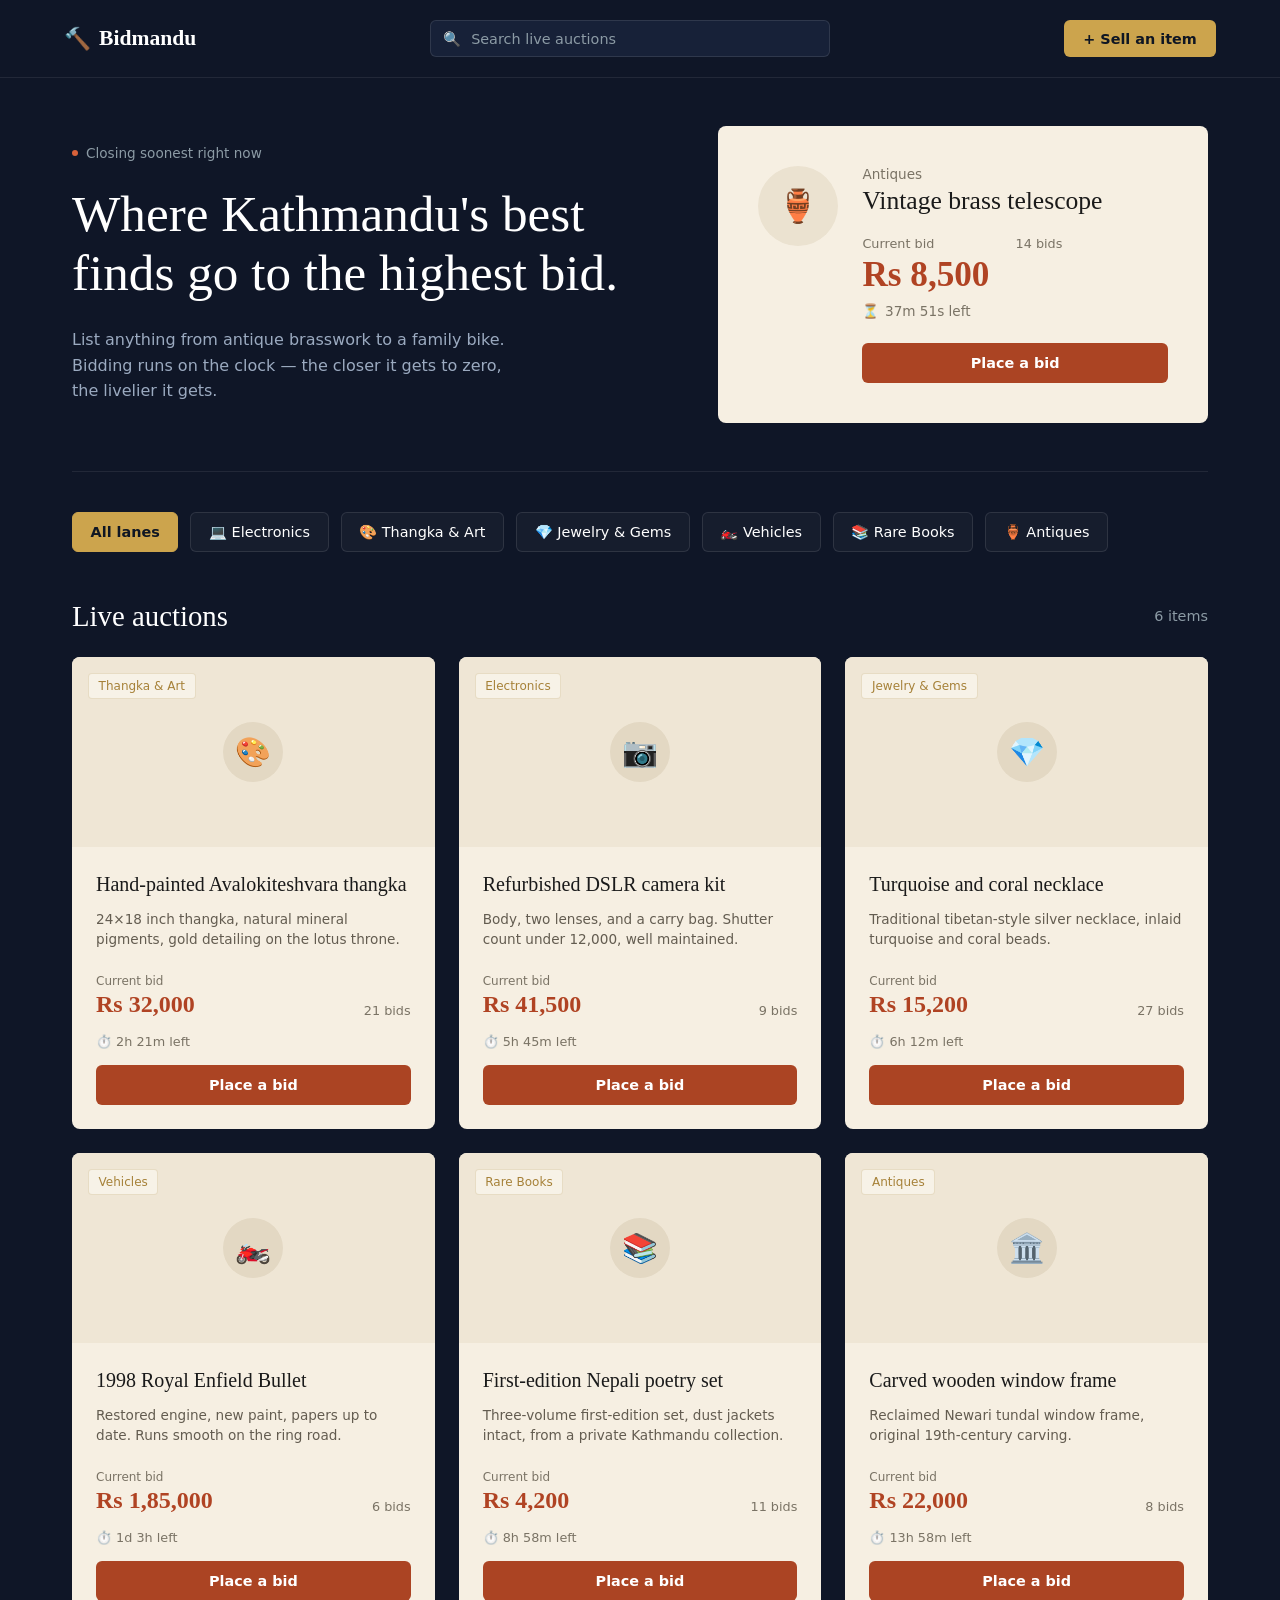
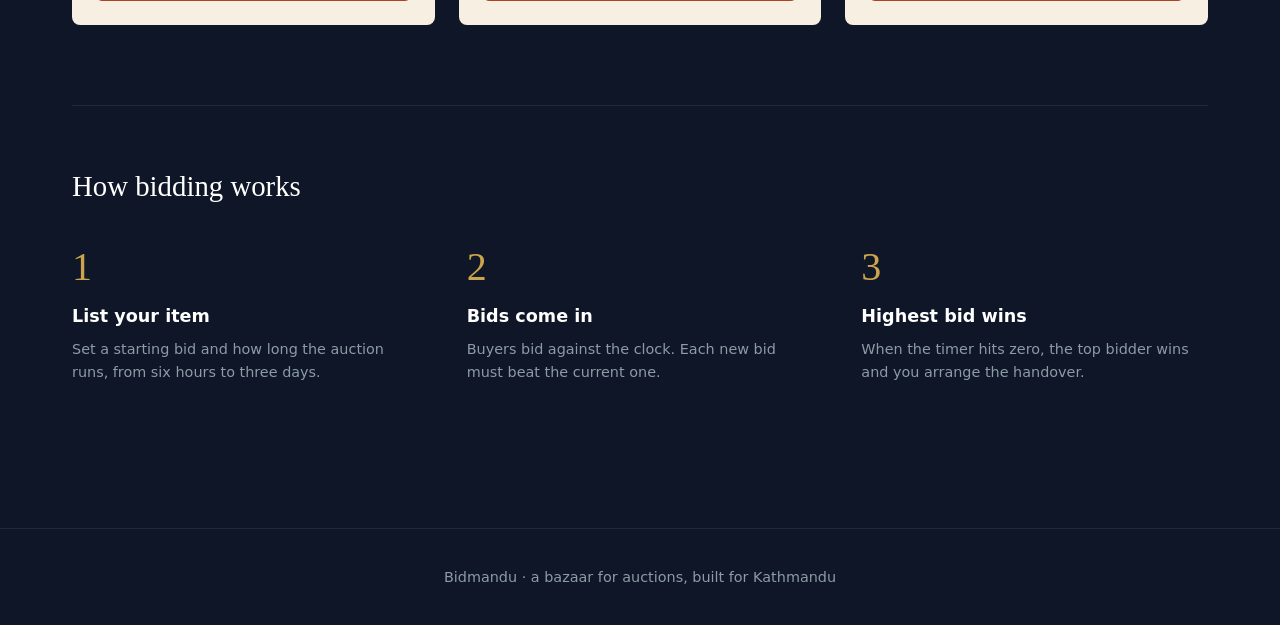
<file: index.html>
<!DOCTYPE html>
<html lang="en">
<head>
  <meta charset="UTF-8">
  <meta name="viewport" content="width=device-width, initial-scale=1.0">
  <title>Bidmandu - Live Auctions</title>
  <link rel="stylesheet" href="style.css">
</head>
<body>

  <!-- Header / Navbar -->
  <header>
    <div class="logo">
      <span class="icon">🔨</span>
      Bidmandu
    </div>

    <div class="search-bar">
      <span class="search-icon">🔍</span>
      <input type="text" placeholder="Search live auctions">
    </div>

    <button class="btn-sell">+ Sell an item</button>
  </header>

  <main>
    <!-- Hero Section -->
    <div class="hero-container">
      <div>
        <div class="badge">
          <span class="badge-dot"></span>
          Closing soonest right now
        </div>
        <h1 class="hero-title">Where Kathmandu's best finds go to the highest bid.</h1>
        <p class="hero-description">
          List anything from antique brasswork to a family bike. Bidding runs on the clock — the closer it gets to zero, the livelier it gets.
        </p>
      </div>

      <!-- Featured Hero Card -->
      <div class="hero-card">
        <div class="hero-card-icon">🏺</div>
        <div>
          <div class="card-category">Antiques</div>
          <h2 class="hero-card-title">Vintage brass telescope</h2>
          
          <div class="card-stats">
            <span>Current bid</span>
            <span>14 bids</span>
          </div>

          <div class="price-hero">Rs 8,500</div>

          <div class="timer">
            <span class="timer-icon">⏳</span>
            <span id="countdown">37m 52s left</span>
          </div>

          <button class="btn-bid">Place a bid</button>
        </div>
      </div>
    </div>

    <!-- Category Filters -->
    <div class="categories-bar">
      <button class="cat-btn active">All lanes</button>
      <button class="cat-btn">💻 Electronics</button>
      <button class="cat-btn">🎨 Thangka & Art</button>
      <button class="cat-btn">💎 Jewelry & Gems</button>
      <button class="cat-btn">🏍️ Vehicles</button>
      <button class="cat-btn">📚 Rare Books</button>
      <button class="cat-btn">🏺 Antiques</button>
    </div>

    <!-- Live Auctions Header -->
    <div class="section-header">
      <h2 class="section-title">Live auctions</h2>
      <span class="items-count">6 items</span>
    </div>

    <!-- Live Auctions Grid -->
    <div class="auction-grid">
      <!-- Item 1 -->
      <div class="auction-card" data-category="Thangka & Art">
        <div class="card-top">
          <span class="tag">Thangka & Art</span>
          <div class="card-center-icon">🎨</div>
        </div>
        <div class="card-body">
          <h3 class="item-title">Hand-painted Avalokiteshvara thangka</h3>
          <p class="item-description">24×18 inch thangka, natural mineral pigments, gold detailing on the lotus throne.</p>
          <div class="card-footer">
            <div>
              <div class="bid-meta">Current bid</div>
              <div class="item-price">Rs 32,000</div>
            </div>
            <div class="bids-count">21 bids</div>
          </div>
          <div class="card-timer">
            <span>⏱️ 2h 21m left</span>
          </div>
          <button class="btn-bid">Place a bid</button>
        </div>
      </div>

      <!-- Item 2 -->
      <div class="auction-card" data-category="Electronics">
        <div class="card-top">
          <span class="tag">Electronics</span>
          <div class="card-center-icon">📷</div>
        </div>
        <div class="card-body">
          <h3 class="item-title">Refurbished DSLR camera kit</h3>
          <p class="item-description">Body, two lenses, and a carry bag. Shutter count under 12,000, well maintained.</p>
          <div class="card-footer">
            <div>
              <div class="bid-meta">Current bid</div>
              <div class="item-price">Rs 41,500</div>
            </div>
            <div class="bids-count">9 bids</div>
          </div>
          <div class="card-timer">
            <span>⏱️ 5h 45m left</span>
          </div>
          <button class="btn-bid">Place a bid</button>
        </div>
      </div>

      <!-- Item 3 -->
      <div class="auction-card" data-category="Jewelry & Gems">
        <div class="card-top">
          <span class="tag">Jewelry & Gems</span>
          <div class="card-center-icon">💎</div>
        </div>
        <div class="card-body">
          <h3 class="item-title">Turquoise and coral necklace</h3>
          <p class="item-description">Traditional tibetan-style silver necklace, inlaid turquoise and coral beads.</p>
          <div class="card-footer">
            <div>
              <div class="bid-meta">Current bid</div>
              <div class="item-price">Rs 15,200</div>
            </div>
            <div class="bids-count">27 bids</div>
          </div>
          <div class="card-timer">
            <span>⏱️ 6h 12m left</span>
          </div>
          <button class="btn-bid">Place a bid</button>
        </div>
      </div>

      <!-- Item 4 -->
      <div class="auction-card" data-category="Vehicles">
        <div class="card-top">
          <span class="tag">Vehicles</span>
          <div class="card-center-icon">🏍️</div>
        </div>
        <div class="card-body">
          <h3 class="item-title">1998 Royal Enfield Bullet</h3>
          <p class="item-description">Restored engine, new paint, papers up to date. Runs smooth on the ring road.</p>
          <div class="card-footer">
            <div>
              <div class="bid-meta">Current bid</div>
              <div class="item-price">Rs 1,85,000</div>
            </div>
            <div class="bids-count">6 bids</div>
          </div>
          <div class="card-timer">
            <span>⏱️ 1d 3h left</span>
          </div>
          <button class="btn-bid">Place a bid</button>
        </div>
      </div>

      <!-- Item 5 -->
      <div class="auction-card" data-category="Rare Books">
        <div class="card-top">
          <span class="tag">Rare Books</span>
          <div class="card-center-icon">📚</div>
        </div>
        <div class="card-body">
          <h3 class="item-title">First-edition Nepali poetry set</h3>
          <p class="item-description">Three-volume first-edition set, dust jackets intact, from a private Kathmandu collection.</p>
          <div class="card-footer">
            <div>
              <div class="bid-meta">Current bid</div>
              <div class="item-price">Rs 4,200</div>
            </div>
            <div class="bids-count">11 bids</div>
          </div>
          <div class="card-timer">
            <span>⏱️ 8h 58m left</span>
          </div>
          <button class="btn-bid">Place a bid</button>
        </div>
      </div>

      <!-- Item 6 -->
      <div class="auction-card" data-category="Antiques">
        <div class="card-top">
          <span class="tag">Antiques</span>
          <div class="card-center-icon">🏛️</div>
        </div>
        <div class="card-body">
          <h3 class="item-title">Carved wooden window frame</h3>
          <p class="item-description">Reclaimed Newari tundal window frame, original 19th-century carving.</p>
          <div class="card-footer">
            <div>
              <div class="bid-meta">Current bid</div>
              <div class="item-price">Rs 22,000</div>
            </div>
            <div class="bids-count">8 bids</div>
          </div>
          <div class="card-timer">
            <span>⏱️ 13h 58m left</span>
          </div>
          <button class="btn-bid">Place a bid</button>
        </div>
      </div>
    </div>

    <!-- How Bidding Works Section -->
    <section class="how-it-works">
      <h2 class="section-title">How bidding works</h2>
      <div class="steps-grid">
        <div class="step">
          <div class="step-num">1</div>
          <h3 class="step-title">List your item</h3>
          <p class="step-desc">Set a starting bid and how long the auction runs, from six hours to three days.</p>
        </div>
        <div class="step">
          <div class="step-num">2</div>
          <h3 class="step-title">Bids come in</h3>
          <p class="step-desc">Buyers bid against the clock. Each new bid must beat the current one.</p>
        </div>
        <div class="step">
          <div class="step-num">3</div>
          <h3 class="step-title">Highest bid wins</h3>
          <p class="step-desc">When the timer hits zero, the top bidder wins and you arrange the handover.</p>
        </div>
      </div>
    </section>
  </main>

  <!-- Footer -->
  <footer>
    Bidmandu · a bazaar for auctions, built for Kathmandu
  </footer>

  <script src="script.js"></script>
</body>
</html>
</file>
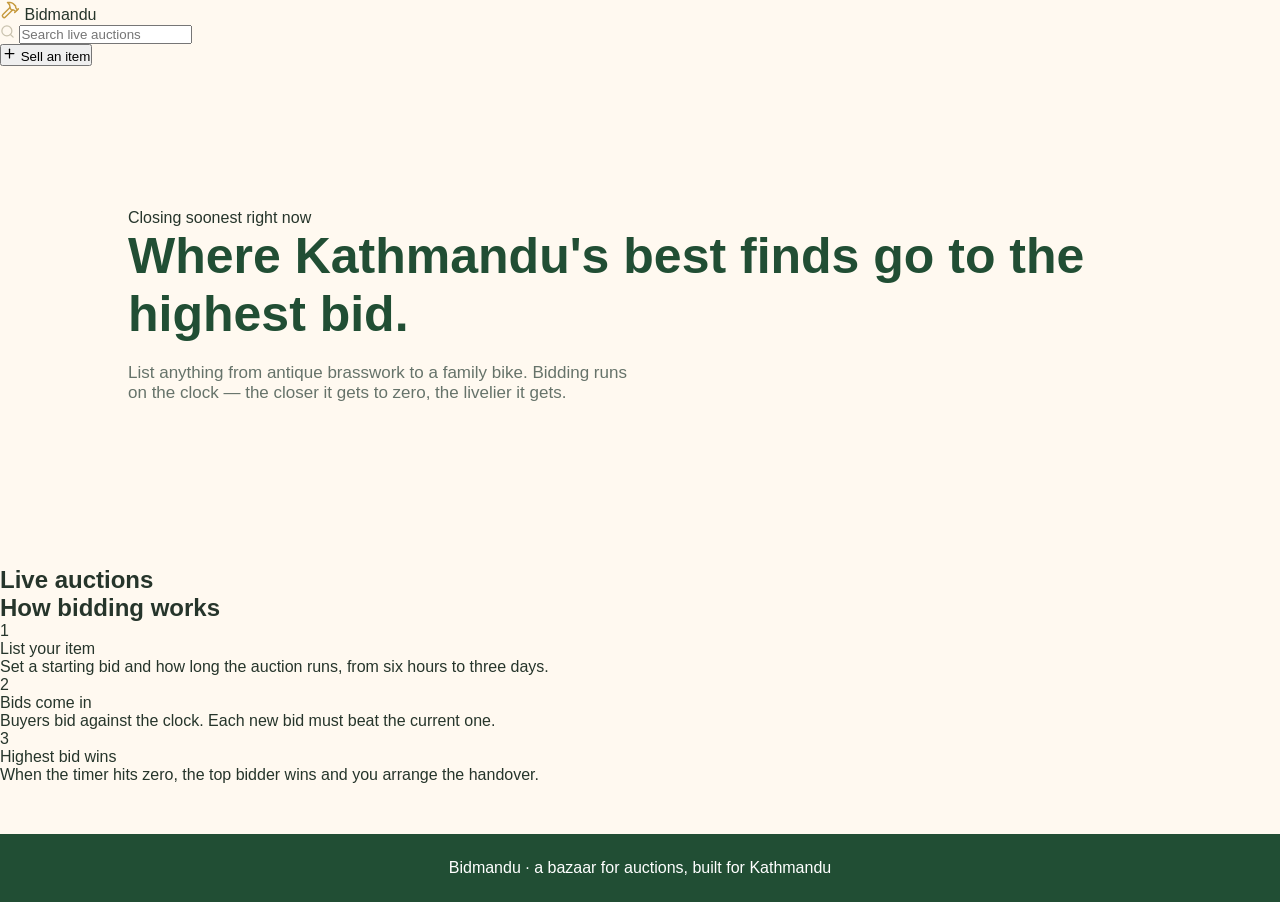
<file: week2/index.html>
<!DOCTYPE html>
<html lang="en">
<head>
<meta charset="UTF-8" />
<meta name="viewport" content="width=device-width, initial-scale=1.0" />
<title>Bidmandu — bid on Kathmandu's best finds</title>
<link rel="stylesheet" href="style.css" />
<link rel="preconnect" href="https://fonts.googleapis.com" />
<link href="https://fonts.googleapis.com/css2?family=Fraunces:ital,wght@0,400;0,600;1,500&family=Inter:wght@400;500;600;700&display=swap" rel="stylesheet" />
</head>
<body>

  <header class="nav">
    <div class="brand">
      <svg width="20" height="20" viewBox="0 0 24 24" fill="none" stroke="#C69A3E" stroke-width="1.75" stroke-linecap="round" stroke-linejoin="round"><path d="m15 12-8.5 8.5a2.12 2.12 0 1 1-3-3L12 9"/><path d="M17.64 15 22 10.64"/><path d="m20.91 11.7-1.25-1.25c-.6-.6-.93-1.4-.93-2.25v-.86L16.01 4.6a5.56 5.56 0 0 0-3.94-1.64H9l.92.82A6.18 6.18 0 0 1 12 8.4v1.56l2 2h2.47l2.26 1.91"/></svg>
      <span>Bidmandu</span>
    </div>

    <div class="search-box hide-mobile">
      <svg width="15" height="15" viewBox="0 0 24 24" fill="none" stroke="#C9C2AE" stroke-width="2" stroke-linecap="round" stroke-linejoin="round"><circle cx="11" cy="11" r="8"/><path d="m21 21-4.3-4.3"/></svg>
      <input id="searchInput" type="text" placeholder="Search live auctions" />
    </div>

    <button class="btn-brass" id="openSellBtn">
      <svg width="15" height="15" viewBox="0 0 24 24" fill="none" stroke="currentColor" stroke-width="2" stroke-linecap="round" stroke-linejoin="round"><path d="M5 12h14"/><path d="M12 5v14"/></svg>
      Sell an item
    </button>
  </header>

  <main>
    <!-- HERO -->
    <section class="hero">
      <div class="hero-copy">
        <div class="eyebrow-row">
          <span class="dot"></span>
          <span>Closing soonest right now</span>
        </div>
        <h1>Where Kathmandu's best finds go to the highest bid.</h1>
        <p>List anything from antique brasswork to a family bike. Bidding runs on the clock —
          the closer it gets to zero, the livelier it gets.</p>
      </div>

      <div class="hero-card" id="featuredCard">
        <!-- filled by script.js -->
      </div>
    </section>

    <!-- CATEGORY RAIL -->
    <section class="category-rail" id="categoryRail">
      <!-- filled by script.js -->
    </section>

    <!-- GRID -->
    <section class="grid-section">
      <div class="grid-heading">
        <h2>Live auctions</h2>
        <span id="itemCount" class="muted"></span>
      </div>
      <div class="items-grid" id="itemsGrid">
        <!-- filled by script.js -->
      </div>
      <div class="empty-state" id="emptyState" hidden>
        Nothing matches that search. Try another category, or list your own item.
      </div>
    </section>

    <!-- HOW IT WORKS -->
    <section class="how-it-works">
      <h2>How bidding works</h2>
      <div class="steps-grid">
        <div class="step">
          <div class="step-number">1</div>
          <div class="step-title">List your item</div>
          <div class="step-desc">Set a starting bid and how long the auction runs, from six hours to three days.</div>
        </div>
        <div class="step">
          <div class="step-number">2</div>
          <div class="step-title">Bids come in</div>
          <div class="step-desc">Buyers bid against the clock. Each new bid must beat the current one.</div>
        </div>
        <div class="step">
          <div class="step-number">3</div>
          <div class="step-title">Highest bid wins</div>
          <div class="step-desc">When the timer hits zero, the top bidder wins and you arrange the handover.</div>
        </div>
      </div>
    </section>
  </main>

  <footer class="site-footer">
    Bidmandu · a bazaar for auctions, built for Kathmandu
  </footer>

  <!-- BID MODAL -->
  <div class="overlay" id="bidOverlay" hidden>
    <div class="modal">
      <div class="modal-head">
        <h3>Place a bid</h3>
        <button class="icon-btn" id="closeBidModal">&times;</button>
      </div>
      <p class="modal-item-title" id="bidItemTitle"></p>
      <p class="modal-item-meta" id="bidItemMeta"></p>
      <label class="field-label">Your bid (NPR)</label>
      <input type="number" id="bidInput" class="field-input" />
      <div class="field-error" id="bidError"></div>
      <button class="btn-primary" id="confirmBidBtn">Confirm bid</button>
    </div>
  </div>

  <!-- SELL MODAL -->
  <div class="overlay" id="sellOverlay" hidden>
    <div class="modal">
      <div class="modal-head">
        <h3>List an item</h3>
        <button class="icon-btn" id="closeSellModal">&times;</button>
      </div>

      <label class="field-label">Title</label>
      <input type="text" id="sellTitle" class="field-input" placeholder="e.g. Copper water jug, hand-hammered" />

      <div class="field-row">
        <div class="field-col">
          <label class="field-label">Category</label>
          <select id="sellCategory" class="field-input"></select>
        </div>
        <div class="field-col">
          <label class="field-label">Runs for</label>
          <select id="sellDuration" class="field-input">
            <option value="6">6 hours</option>
            <option value="24" selected>24 hours</option>
            <option value="48">2 days</option>
            <option value="72">3 days</option>
          </select>
        </div>
      </div>

      <label class="field-label">Starting bid (NPR)</label>
      <input type="number" id="sellStartingBid" class="field-input" placeholder="1000" />

      <label class="field-label">Description</label>
      <textarea id="sellDescription" class="field-input" rows="3" placeholder="Condition, age, and anything a bidder should know."></textarea>

      <div class="field-error" id="sellError"></div>
      <button class="btn-primary" id="confirmSellBtn">List for bidding</button>
    </div>
  </div>

  <!-- TOAST -->
  <div class="toast" id="toast" hidden></div>

  <script src="script.js"></script>
</body>
</html>
</file>
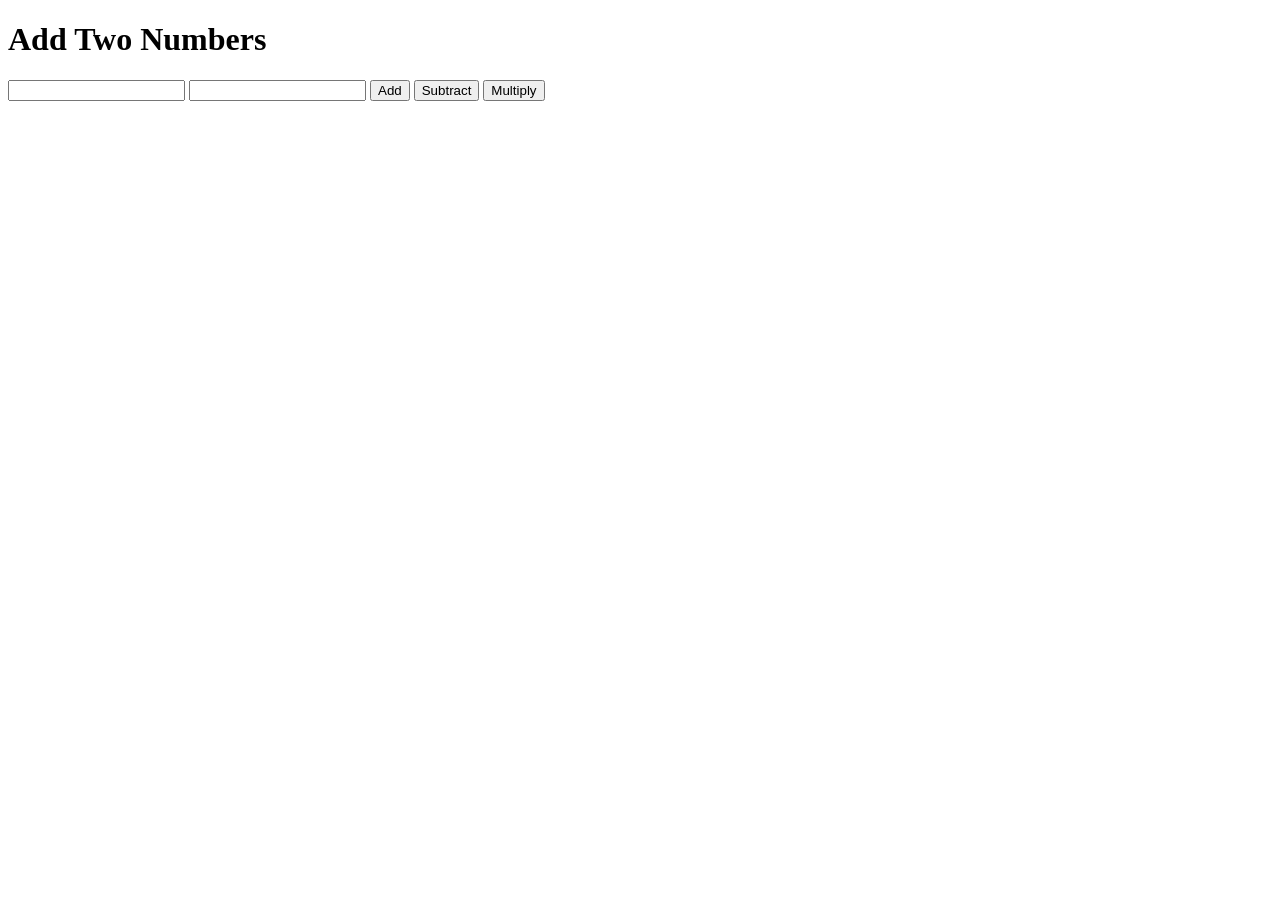
<file: wk2.html>
<!DOCTYPE html>
<html>
<head>
    <title>Addition</title>
</head>
<body>

    <h1>Add Two Numbers</h1>

    <input type="number" id="number1">
    <input type="number" id="number2">

    <button id="addButton" onclick="sum()">Add</button>
    <button id="subtractButton" onclick="subtract()">Subtract</button>
    <button id="multiplyButton" onclick="multiply()">Multiply</button>
    <p id="result"></p>
    <script src="script.js"></script>
</body>
</html>
</file>
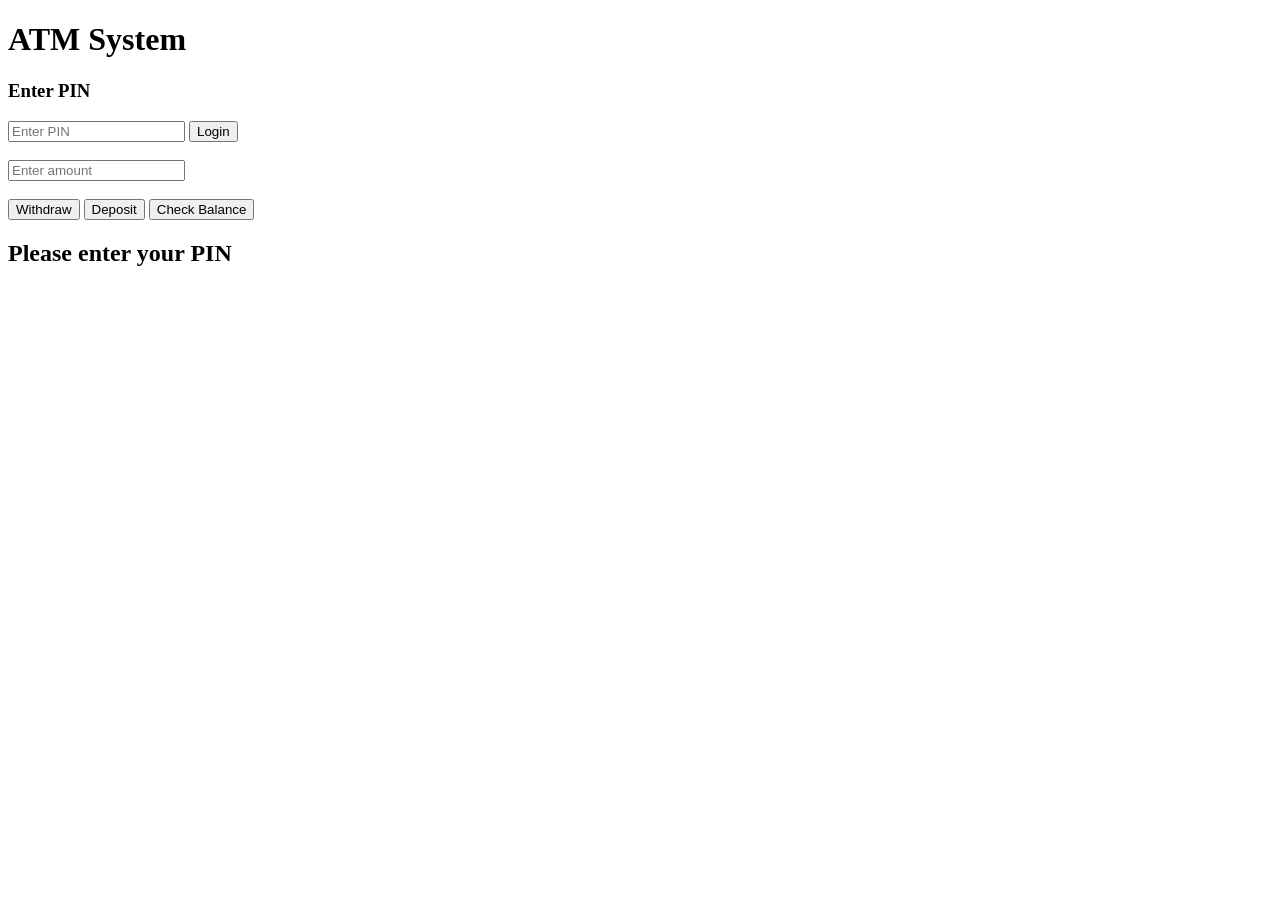
<file: week2/ATM.html>
<!DOCTYPE html>
<html lang="en">
<head>
    <meta charset="UTF-8">
    <meta name="viewport" content="width=device-width, initial-scale=1.0">
    <title>ATM System</title>
</head>
<body>

    <h1>ATM System</h1>

    <h3>Enter PIN</h3>

    <input type="password" id="pin" placeholder="Enter PIN">
    <button onclick="atm('login')">Login</button>

    <br><br>

    <input type="number" id="amount" placeholder="Enter amount">

    <br><br>

    <button onclick="atm('withdraw')">Withdraw</button>
    <button onclick="atm('deposit')">Deposit</button>
    <button onclick="atm('balance')">Check Balance</button>

    <h2 id="screen">Please enter your PIN</h2>

    <script src="ATM.js"></script>

</body>
</html>
</file>
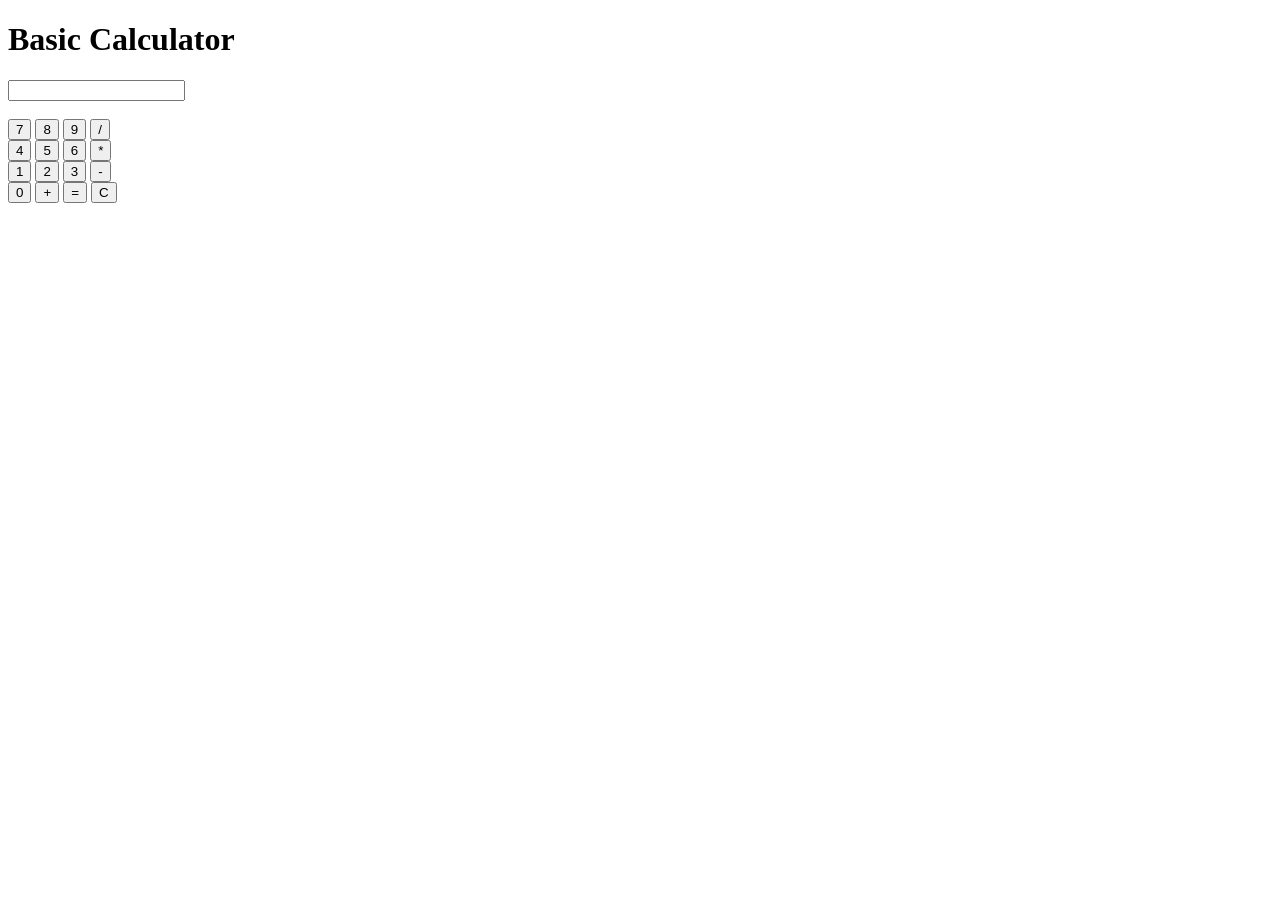
<file: week2/calc.html>
<!DOCTYPE html>
<html lang="en">
<head>
    <meta charset="UTF-8">
    <meta name="viewport" content="width=device-width, initial-scale=1.0">
    <title>Calculator</title>
</head>
<body>
    <h1>Basic Calculator</h1>

    <input type="text" id="display" readonly>

    <br><br>

    <button onclick="calculate('7')">7</button>
    <button onclick="calculate('8')">8</button>
    <button onclick="calculate('9')">9</button>
    <button onclick="calculate('/')">/</button>

    <br>

    <button onclick="calculate('4')">4</button>
    <button onclick="calculate('5')">5</button>
    <button onclick="calculate('6')">6</button>
    <button onclick="calculate('*')">*</button>

    <br>

    <button onclick="calculate('1')">1</button>
    <button onclick="calculate('2')">2</button>
    <button onclick="calculate('3')">3</button>
    <button onclick="calculate('-')">-</button>

    <br>

    <button onclick="calculate('0')">0</button>
    <button onclick="calculate('+')">+</button>
    <button onclick="calculate('=')">=</button>
    <button onclick="calculate('C')">C</button>

    <script src="calc.js"></script>

</body>
</html>
</file>
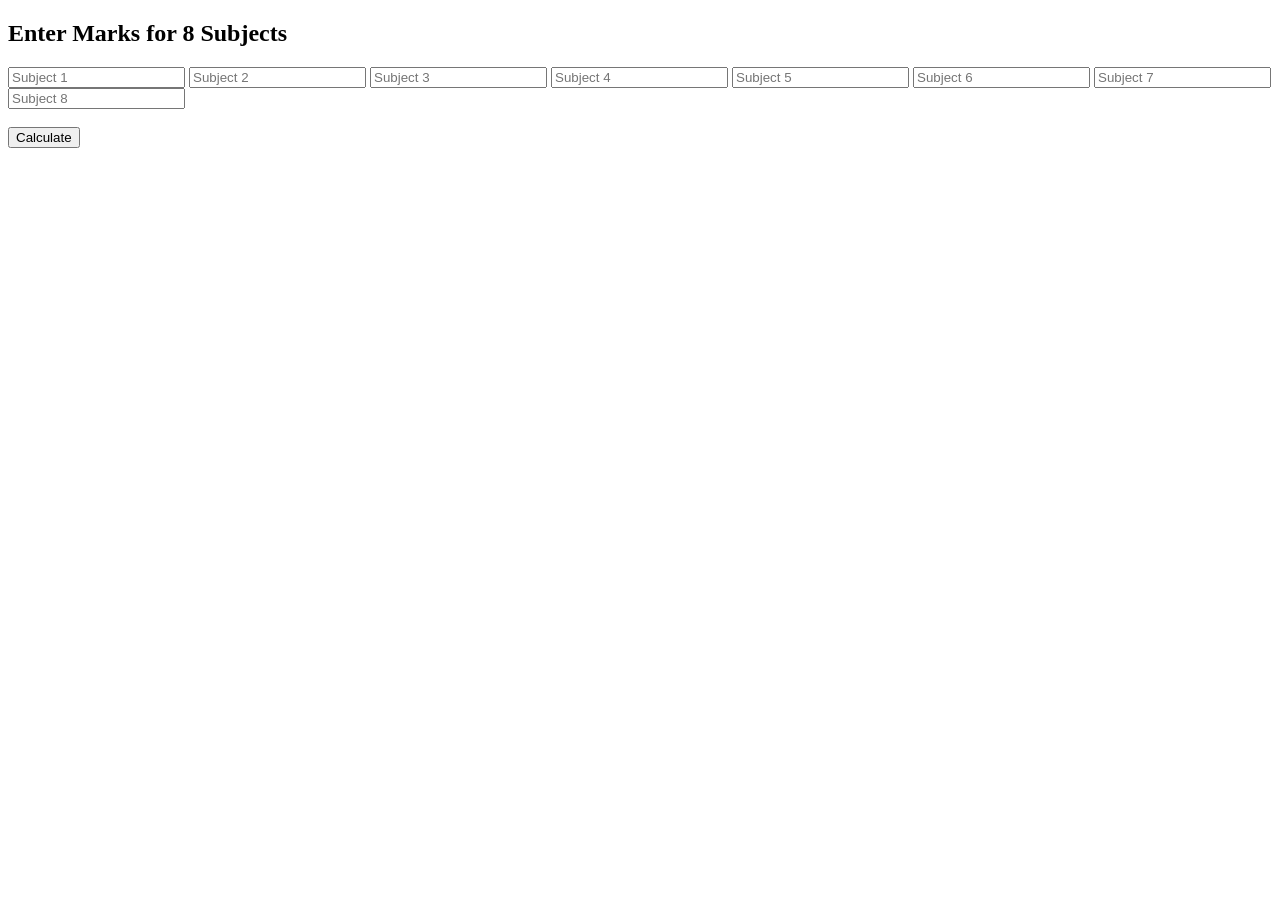
<file: week2/task2.html>
<!DOCTYPE html>
<html>
<head>
    <title>Subject Marks</title>
</head>
<body>

    <h2>Enter Marks for 8 Subjects</h2>

    <input type="number" id="subject1" placeholder="Subject 1">
    <input type="number" id="subject2" placeholder="Subject 2">
    <input type="number" id="subject3" placeholder="Subject 3">
    <input type="number" id="subject4" placeholder="Subject 4">
    <input type="number" id="subject5" placeholder="Subject 5">
    <input type="number" id="subject6" placeholder="Subject 6">
    <input type="number" id="subject7" placeholder="Subject 7">
    <input type="number" id="subject8" placeholder="Subject 8">

    <br><br>

    <button onclick="calculateMarks()">Calculate</button>

    <p id="result"></p>

    <script src="task2.js"></script>
</body>
</html>
</file>
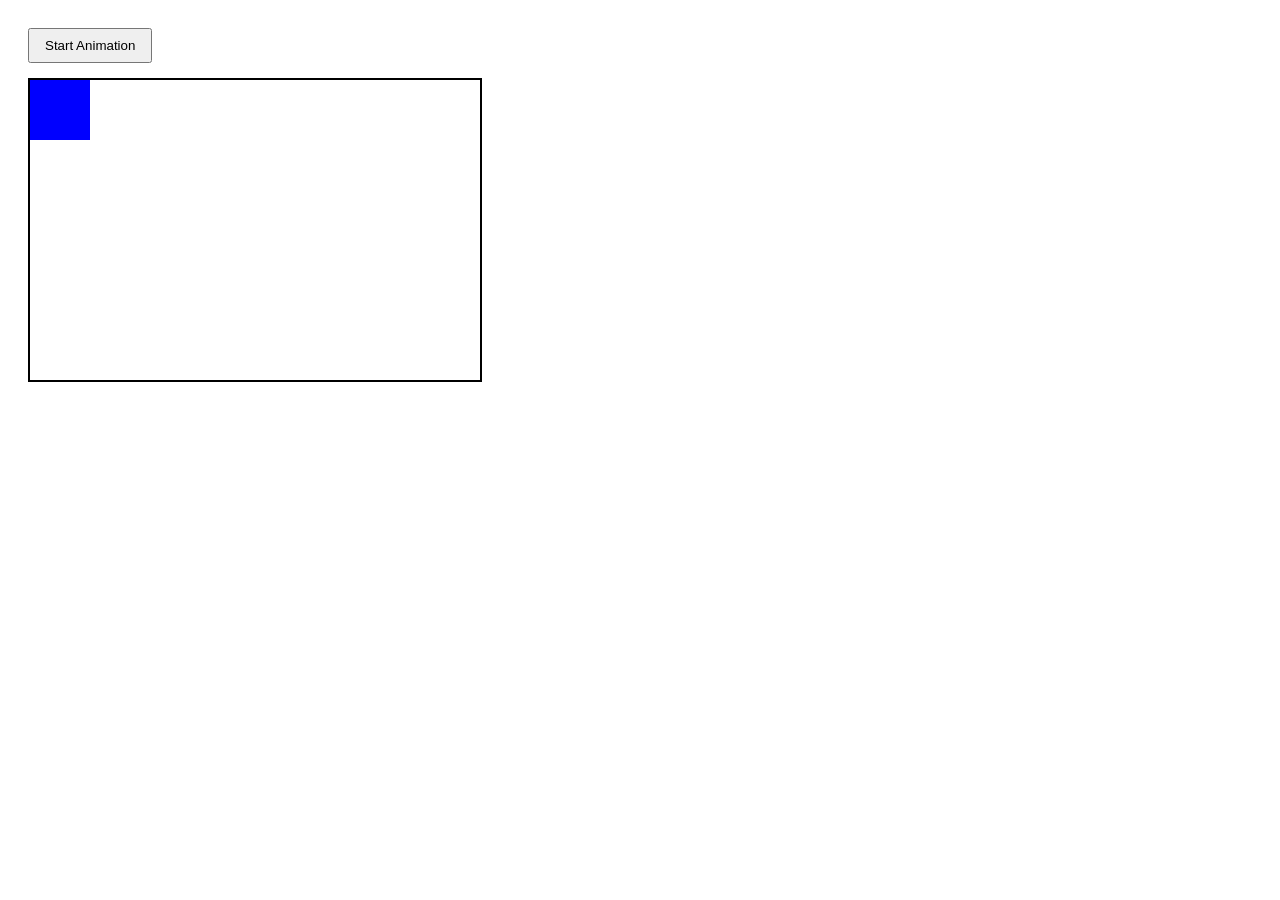
<file: week3/animation.html>
<!DOCTYPE html>
<html>
<head>
    <title>jQuery Box Animation</title>

    <script src="https://ajax.googleapis.com/ajax/libs/jquery/3.7.1/jquery.min.js"></script>

    <style>
        body {
            font-family: Arial;
            padding: 20px;
        }

        button {
            padding: 8px 15px;
            margin-bottom: 15px;
        }

        .container {
            width: 450px;
            height: 300px;
            border: 2px solid black;
            position: relative;
        }

        #box {
            width: 60px;
            height: 60px;
            background: blue;
            position: absolute;
            top: 0;
            left: 0;
        }
    </style>
</head>

<body>

    <button id="start">Start Animation</button>

    <div class="container">
        <div id="box"></div>
    </div>

    <script>
        $(document).ready(function () {

            $("#start").click(function () {

                $("#box")
                    .animate({ top: "250px" }, 1000, function () {
                        $(this).css("background", "red");
                    })

                    .animate({ left: "400px" }, 1000, function () {
                        $(this).css("background", "yellow");
                    })

                    .animate({ top: "0px" }, 1000, function () {
                        $(this).css("background", "purple");
                    })

                    .animate({ left: "0px" }, 1000, function () {
                        $(this).css("background", "green");
                    });

            });

        });
    </script>

</body>
</html>
</file>
<file: style.css>
* {
  box-sizing: border-box;
  margin: 0;
  padding: 0;
  font-family: system-ui, -apple-system, BlinkMacSystemFont, 'Segoe UI', Roboto, sans-serif;
}

body {
  background-color: #0f1627;
  color: #ffffff;
  min-height: 100vh;
  display: flex;
  flex-direction: column;
}

/* Header / Navbar */
header {
  display: flex;
  justify-content: space-between;
  align-items: center;
  padding: 1.25rem 4rem;
  border-bottom: 1px solid rgba(255, 255, 255, 0.08);
}

.logo {
  display: flex;
  align-items: center;
  gap: 0.5rem;
  font-size: 1.35rem;
  font-weight: 600;
  font-family: 'Georgia', serif;
}

.search-bar {
  position: relative;
  width: 400px;
}

.search-bar input {
  width: 100%;
  padding: 0.6rem 1rem 0.6rem 2.5rem;
  background-color: #172138;
  border: 1px solid rgba(255, 255, 255, 0.1);
  border-radius: 6px;
  color: #fff;
  font-size: 0.9rem;
}

.search-bar input::placeholder {
  color: #8c9ba5;
}

.search-icon {
  position: absolute;
  left: 0.8rem;
  top: 50%;
  transform: translateY(-50%);
  font-size: 0.9rem;
}

.btn-sell {
  background-color: #cca44d;
  color: #0f1623;
  border: none;
  padding: 0.65rem 1.2rem;
  font-size: 0.9rem;
  font-weight: 600;
  border-radius: 6px;
  cursor: pointer;
}

/* Main Container */
main {
  max-width: 1200px;
  margin: 0 auto;
  padding: 3rem 2rem 5rem 2rem;
  width: 100%;
}

/* Hero Section */
.hero-container {
  display: grid;
  grid-template-columns: 1.1fr 0.9fr;
  gap: 3rem;
  align-items: center;
  margin-bottom: 3rem;
}

.badge {
  display: flex;
  align-items: center;
  gap: 0.5rem;
  color: #8c9ba5;
  font-size: 0.85rem;
  margin-bottom: 1.5rem;
}

.badge-dot {
  width: 6px;
  height: 6px;
  background-color: #d9623a;
  border-radius: 50%;
}

.hero-title {
  font-family: 'Georgia', serif;
  font-size: 3.2rem;
  line-height: 1.15;
  font-weight: 400;
  margin-bottom: 1.5rem;
}

.hero-description {
  color: #9baac0;
  font-size: 1rem;
  line-height: 1.6;
  max-width: 440px;
}

/* Featured Hero Card */
.hero-card {
  background-color: #f6efe2;
  color: #1a1a1a;
  border-radius: 8px;
  padding: 2.5rem;
  display: grid;
  grid-template-columns: auto 1fr;
  gap: 1.5rem;
  align-items: start;
}

.hero-card-icon {
  width: 80px;
  height: 80px;
  background-color: #ebe2d0;
  border-radius: 50%;
  display: flex;
  align-items: center;
  justify-content: center;
  font-size: 2rem;
}

.card-category {
  color: #7a7365;
  font-size: 0.85rem;
  margin-bottom: 0.25rem;
}

.hero-card-title {
  font-family: 'Georgia', serif;
  font-size: 1.6rem;
  font-weight: 400;
  margin-bottom: 1.25rem;
}

.card-stats {
  display: flex;
  justify-content: space-between;
  max-width: 200px;
  color: #7a7365;
  font-size: 0.8rem;
}

.price-hero {
  font-family: 'Georgia', serif;
  font-size: 2.2rem;
  font-weight: 700;
  color: #b04323;
  margin-top: 0.25rem;
  margin-bottom: 0.5rem;
}

.timer {
  display: flex;
  align-items: center;
  gap: 0.35rem;
  color: #7a7365;
  font-size: 0.85rem;
  margin-bottom: 1.5rem;
}

.btn-bid {
  background-color: #ab4423;
  color: #ffffff;
  border: none;
  padding: 0.75rem 1.5rem;
  font-size: 0.9rem;
  font-weight: 600;
  border-radius: 6px;
  cursor: pointer;
  width: 100%;
}

.btn-bid:hover {
  background-color: #963a1d;
}

/* Category Navigation */
.categories-bar {
  display: flex;
  gap: 0.75rem;
  border-top: 1px solid rgba(255, 255, 255, 0.08);
  padding-top: 2.5rem;
  margin-bottom: 3rem;
  flex-wrap: wrap;
}

.cat-btn {
  background-color: rgba(255, 255, 255, 0.03);
  border: 1px solid rgba(255, 255, 255, 0.1);
  color: #ffffff;
  padding: 0.65rem 1.1rem;
  border-radius: 6px;
  cursor: pointer;
  display: flex;
  align-items: center;
  gap: 0.5rem;
  font-size: 0.9rem;
  transition: all 0.2s ease;
}

.cat-btn.active {
  background-color: #cca44d;
  color: #0f1623;
  font-weight: 600;
  border-color: #cca44d;
}

/* Live Auctions Section Header */
.section-header {
  display: flex;
  justify-content: space-between;
  align-items: center;
  margin-bottom: 1.5rem;
}

.section-title {
  font-family: 'Georgia', serif;
  font-size: 1.8rem;
  font-weight: 400;
}

.items-count {
  color: #8c9ba5;
  font-size: 0.9rem;
}

/* Auction Cards Grid */
.auction-grid {
  display: grid;
  grid-template-columns: repeat(3, 1fr);
  gap: 1.5rem;
  margin-bottom: 5rem;
}

.auction-card {
  background-color: #f6efe2;
  color: #1a1a1a;
  border-radius: 8px;
  overflow: hidden;
  display: flex;
  flex-direction: column;
}

.card-top {
  position: relative;
  height: 190px;
  background-color: #efe6d5;
  display: flex;
  align-items: center;
  justify-content: center;
  padding: 1rem;
}

.tag {
  position: absolute;
  top: 1rem;
  left: 1rem;
  background-color: #f7f2e7;
  color: #a68138;
  border: 1px solid rgba(166, 129, 56, 0.2);
  font-size: 0.75rem;
  padding: 0.3rem 0.6rem;
  border-radius: 4px;
}

.card-center-icon {
  width: 60px;
  height: 60px;
  background-color: #e3d8c3;
  border-radius: 50%;
  display: flex;
  align-items: center;
  justify-content: center;
  font-size: 1.8rem;
}

.card-body {
  padding: 1.5rem;
  display: flex;
  flex-direction: column;
  flex-grow: 1;
}

.item-title {
  font-family: 'Georgia', serif;
  font-size: 1.25rem;
  font-weight: 400;
  margin-bottom: 0.75rem;
  line-height: 1.3;
  color: #1a1a1a;
}

.item-description {
  font-size: 0.85rem;
  color: #635c50;
  line-height: 1.5;
  margin-bottom: 1.5rem;
  flex-grow: 1;
}

.card-footer {
  display: flex;
  justify-content: space-between;
  align-items: flex-end;
  margin-bottom: 1rem;
}

.bid-meta {
  font-size: 0.75rem;
  color: #7a7365;
}

.bids-count {
  font-size: 0.8rem;
  color: #7a7365;
}

.item-price {
  font-family: 'Georgia', serif;
  font-size: 1.5rem;
  font-weight: 700;
  color: #b04323;
  margin-top: 0.2rem;
}

.card-timer {
  display: flex;
  align-items: center;
  gap: 0.35rem;
  color: #7a7365;
  font-size: 0.8rem;
  margin-bottom: 1rem;
}

/* How Bidding Works Section */
.how-it-works {
  border-top: 1px solid rgba(255, 255, 255, 0.08);
  padding-top: 4rem;
  margin-bottom: 4rem;
}

.how-it-works .section-title {
  margin-bottom: 2.5rem;
}

.steps-grid {
  display: grid;
  grid-template-columns: repeat(3, 1fr);
  gap: 3rem;
}

.step-num {
  font-family: 'Georgia', serif;
  font-size: 2.5rem;
  color: #cca44d;
  margin-bottom: 1rem;
}

.step-title {
  font-size: 1.1rem;
  font-weight: 600;
  margin-bottom: 0.75rem;
}

.step-desc {
  color: #8c9ba5;
  font-size: 0.9rem;
  line-height: 1.6;
}

/* Footer */
footer {
  border-top: 1px solid rgba(255, 255, 255, 0.08);
  padding: 2.5rem 0;
  text-align: center;
  color: #8c9ba5;
  font-size: 0.9rem;
}
</file>
<file: week2/style.css>
* {
    margin: 0;
    padding: 0;
    box-sizing: border-box;
}

body {
    font-family: Arial, sans-serif;
    background: #fff9f0;
    color: #26352b;
}

nav {
    padding: 20px 8%;
    display: flex;
    justify-content: space-between;
    align-items: center;
    background: #214e34;
    color: white;
}

nav h2 {
    color: #fff9f0;
}

nav a {
    color: white;
    text-decoration: none;
    margin-left: 25px;
}

nav a:hover {
    color: #f2b36d;
}

.hero {
    min-height: 500px;
    padding: 70px 10%;
    display: flex;
    justify-content: space-between;
    align-items: center;
}

.hero h1 {
    font-size: 50px;
    color: #214e34;
}

.hero h1 span {
    color: #e88b45;
}

.hero p {
    max-width: 500px;
    margin: 20px 0;
    color: #66736a;
    font-size: 17px;
}

.button {
    display: inline-block;
    padding: 12px 22px;
    background: #3f7d58;
    color: white;
    text-decoration: none;
    border-radius: 7px;
}

.button:hover {
    background: #214e34;
}

.food {
    font-size: 150px;
    background: #e8f1e7;
    padding: 50px;
    border-radius: 50%;
}

.title {
    text-align: center;
    color: #214e34;
    margin-bottom: 30px;
}

.cards {
    display: flex;
    justify-content: center;
    gap: 25px;
    padding: 20px;
}

.card {
    background: white;
    width: 280px;
    padding: 25px;
    text-align: center;
    border-radius: 12px;
    box-shadow: 0 5px 15px #ddd;
}

.emoji {
    font-size: 60px;
    background: #e8f1e7;
    padding: 20px;
    border-radius: 10px;
}

.card h3 {
    margin: 15px 0 8px;
    color: #214e34;
}

.card p {
    color: #66736a;
    margin-bottom: 15px;
}

.card strong {
    color: #e88b45;
    font-size: 20px;
}

.about {
    text-align: center;
    padding: 80px 20%;
    margin-top: 60px;
    background: #e8f1e7;
}

.about h2 {
    color: #214e34;
    margin-bottom: 15px;
}

.about p {
    color: #66736a;
}

.features {
    margin-top: 25px;
    display: flex;
    justify-content: center;
    gap: 30px;
    color: #3f7d58;
    font-weight: bold;
}

footer {
    text-align: center;
    padding: 25px;
    background: #214e34;
    color: white;
    margin-top: 50px;
}

@media (max-width: 700px) {
    nav {
        flex-direction: column;
        gap: 15px;
    }

    .hero {
        flex-direction: column;
        text-align: center;
        gap: 40px;
    }

    .hero h1 {
        font-size: 38px;
    }

    .cards {
        flex-direction: column;
        align-items: center;
    }

    .features {
        flex-direction: column;
    }
}
</file>
